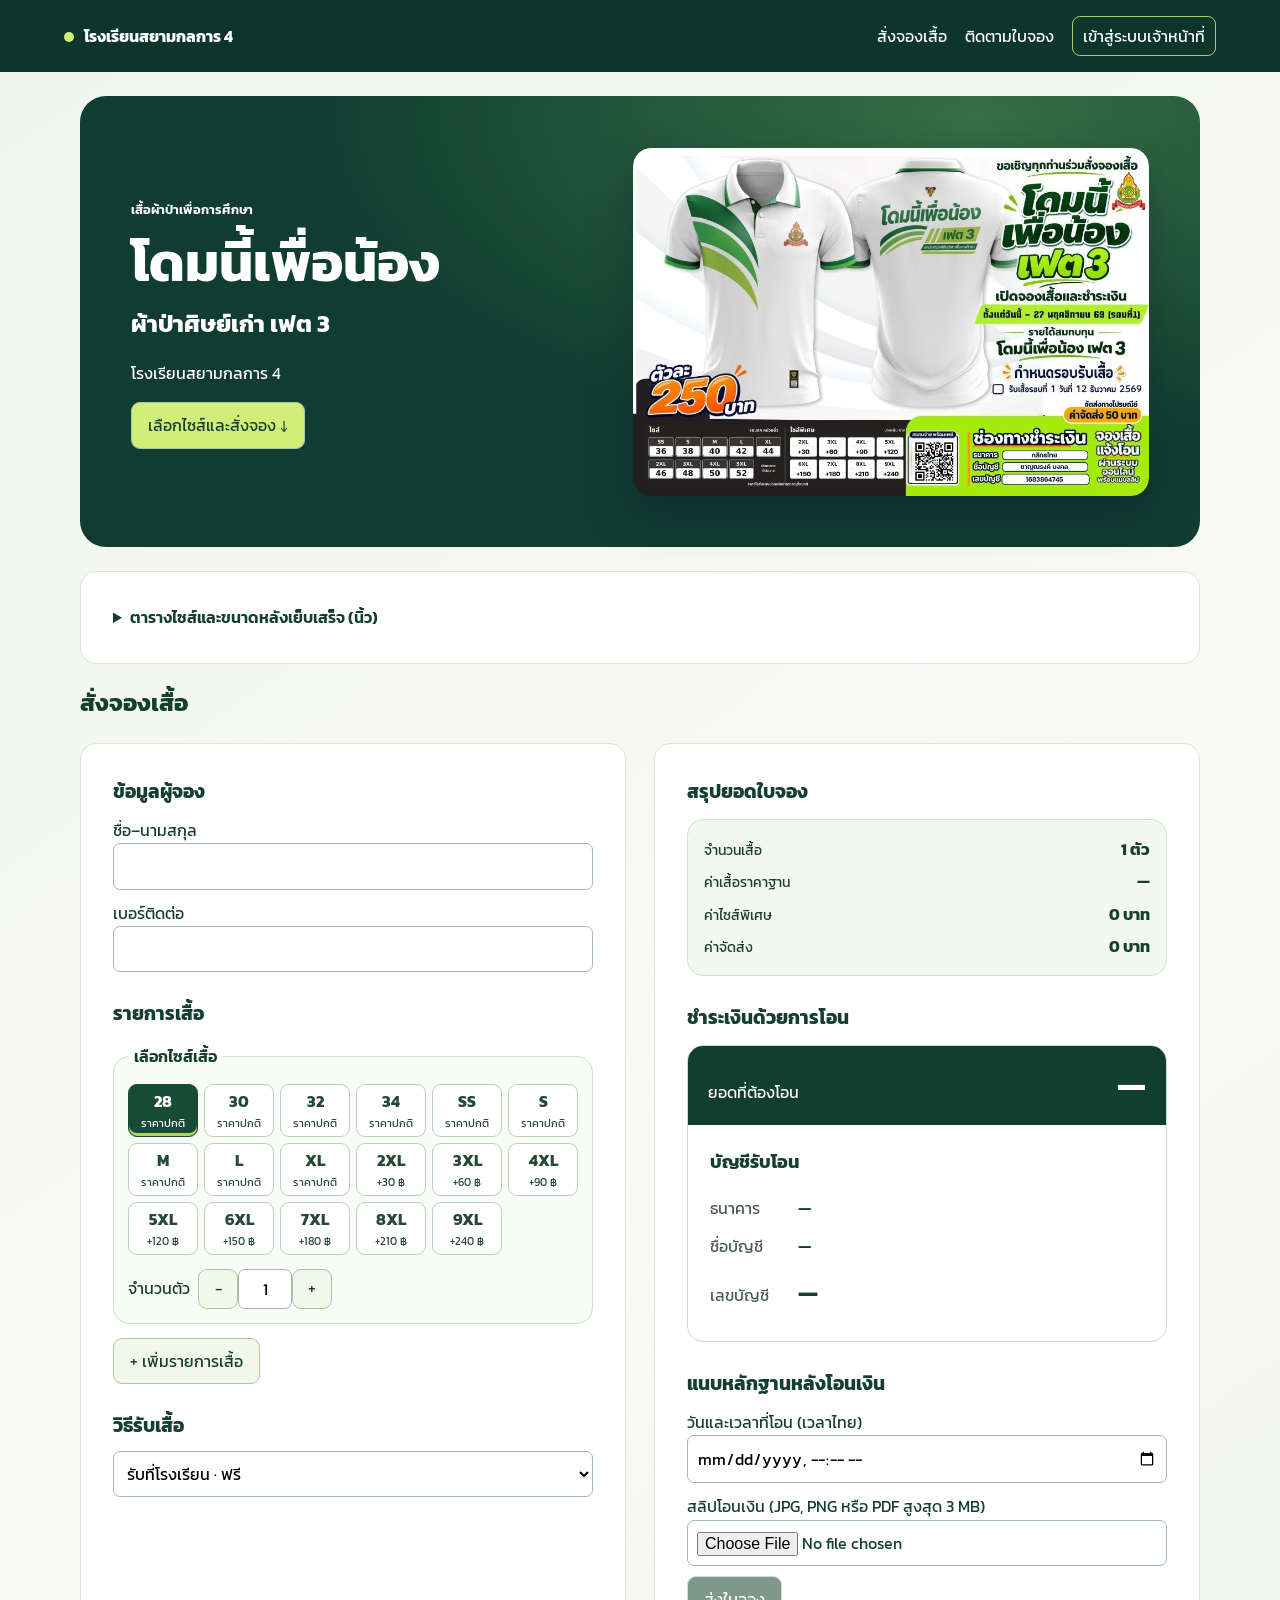
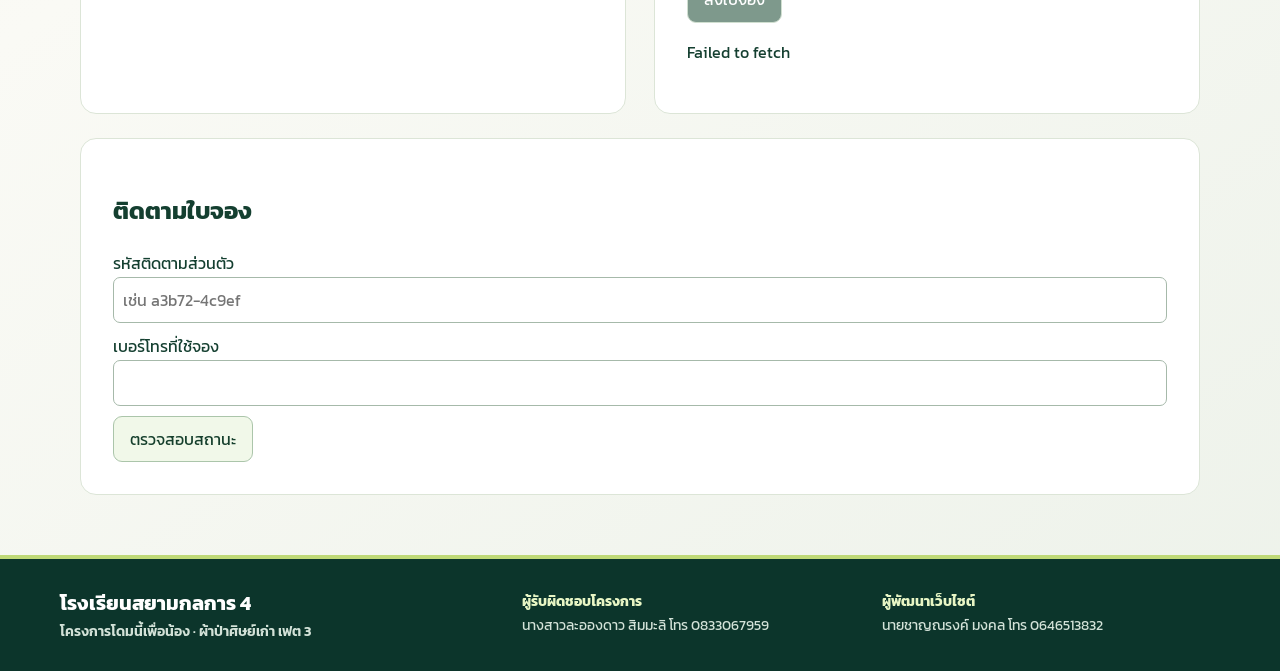
<file: index.html>
<!DOCTYPE html><html lang="th"><meta charset="utf-8"><meta name="viewport" content="width=device-width,initial-scale=1"><title>โดมนี้เพื่อน้อง | โรงเรียนสยามกลการ 4</title><link rel="stylesheet" href="style.css?v=payment2"><body>
<header><strong>โรงเรียนสยามกลการ 4</strong><nav><a href="#order">สั่งจองเสื้อ</a><a href="#track">ติดตามใบจอง</a><a class="staff-link" href="staff.html">เข้าสู่ระบบเจ้าหน้าที่</a></nav></header>
<main><section class="hero"><div><small>เสื้อผ้าป่าเพื่อการศึกษา</small><h1>โดมนี้เพื่อน้อง</h1><h2>ผ้าป่าศิษย์เก่า เฟต 3</h2><p>โรงเรียนสยามกลการ 4</p><a class="btn" href="#order">เลือกไซส์และสั่งจอง ↓</a></div><a class="poster" href="#chart" aria-label="ดูตารางไซส์"><img src="shirt.jpg" alt="ภาพเสื้อด้านหน้าและด้านหลัง พร้อมตารางขนาดเสื้อ"></a></section>
<details id="chart"><summary>ตารางไซส์และขนาดหลังเย็บเสร็จ (นิ้ว)</summary><table><thead><tr><th>ไซส์</th><th>รอบอก</th><th>ความยาว</th><th>เพิ่มจากราคาฐาน (บาท)</th></tr></thead><tbody id="sizes"></tbody></table><small>ขนาดอาจคลาดเคลื่อน ±1 นิ้ว</small></details>
<form id="order"><h2>สั่งจองเสื้อ</h2><div class="grid"><section><h3>ข้อมูลผู้จอง</h3><label>ชื่อ–นามสกุล<input name="customer" required maxlength="120" autocomplete="name"></label><label>เบอร์ติดต่อ<input name="phone" type="tel" required pattern="[0-9]{9,10}" autocomplete="tel"></label>
<h3>รายการเสื้อ</h3><div id="items"></div><button type="button" id="add">+ เพิ่มรายการเสื้อ</button>
<h3>วิธีรับเสื้อ</h3><label><select name="delivery"><option value="pickup">รับที่โรงเรียน · ฟรี</option><option value="mail">ส่งไปรษณีย์ · 50 บาทต่อตัว</option></select></label><label id="addr" hidden>ที่อยู่จัดส่งพร้อมรหัสไปรษณีย์<textarea name="address" maxlength="600"></textarea></label></section>
<section><h3>สรุปยอดใบจอง</h3><div class="price-card" aria-live="polite"><div><span>จำนวนเสื้อ</span><strong id="bill-count"></strong></div><div><span>ค่าเสื้อราคาฐาน</span><strong id="bill-base"></strong></div><div><span>ค่าไซส์พิเศษ</span><strong id="bill-extra"></strong></div><div><span>ค่าจัดส่ง</span><strong id="bill-ship"></strong></div></div>
<h3>ชำระเงินด้วยการโอน</h3>
<div class="transfer-card">
  <div class="transfer-total"><span>ยอดที่ต้องโอน</span><strong id="bill-total" aria-live="polite">—</strong></div>
  <div class="transfer-bank">
    <h4>บัญชีรับโอน</h4>
    <dl>
      <div><dt>ธนาคาร</dt><dd id="pay-bank">—</dd></div>
      <div><dt>ชื่อบัญชี</dt><dd id="pay-holder">—</dd></div>
      <div><dt>เลขบัญชี</dt><dd><strong id="pay-account" dir="ltr">—</strong></dd></div>
    </dl>
    <button type="button" id="copy-account" hidden>คัดลอกเลขบัญชี</button>
    <span class="copy-feedback" id="copy-feedback" role="status"></span>
  </div>
  <div class="transfer-qr" id="pay-qr" hidden>
    <h4>สแกน QR เพื่อชำระเงิน</h4>
    <img id="pay-image" alt="QR Code รับเงินสำหรับจองเสื้อ" hidden>
    <a id="qr-original" target="_blank" rel="noopener" hidden>เปิดรูป QR ขนาดเต็ม ↗</a>
    <p id="qr-error" role="status" hidden>โหลดรูป QR ไม่สำเร็จ กรุณาใช้เลขบัญชีด้านบน</p>
  </div>
</div>
<input type="hidden" name="amount">
<h3>แนบหลักฐานหลังโอนเงิน</h3><label>วันและเวลาที่โอน (เวลาไทย)<input name="paidAt" type="datetime-local" required></label><label>สลิปโอนเงิน (JPG, PNG หรือ PDF สูงสุด 3 MB)<input name="slip" type="file" accept="image/jpeg,image/png,application/pdf" required></label><button class="btn" id="send" disabled>ส่งใบจอง</button><p id="msg" role="status"></p></section></div></form>
<section id="track"><h2>ติดตามใบจอง</h2><form id="lookup"><label>รหัสติดตามส่วนตัว<input name="token" required autocomplete="off" placeholder="เช่น a3b72-4c9ef"></label><label>เบอร์โทรที่ใช้จอง<input name="phone" required type="tel" pattern="[0-9]{9,10}"></label><button>ตรวจสอบสถานะ</button></form><div id="result" role="status" aria-live="polite" aria-atomic="true"></div></section></main><footer class="school-footer"><div class="footer-inner"><div class="footer-brand"><strong>โรงเรียนสยามกลการ 4</strong><small>โครงการโดมนี้เพื่อน้อง · ผ้าป่าศิษย์เก่า เฟต 3</small></div><div class="footer-contact"><b>ผู้รับผิดชอบโครงการ</b><span id="owner"></span></div><div class="footer-contact"><b>ผู้พัฒนาเว็บไซต์</b><span id="developer"></span></div></div></footer><script src="qr.js"></script><script src="interaction.js"></script><script src="config.js"></script><script src="footer.js"></script><script src="shirt-image.js"></script><script src="size-cards.js"></script><script src="app.js?v=payment2"></script></body></html>
</file>
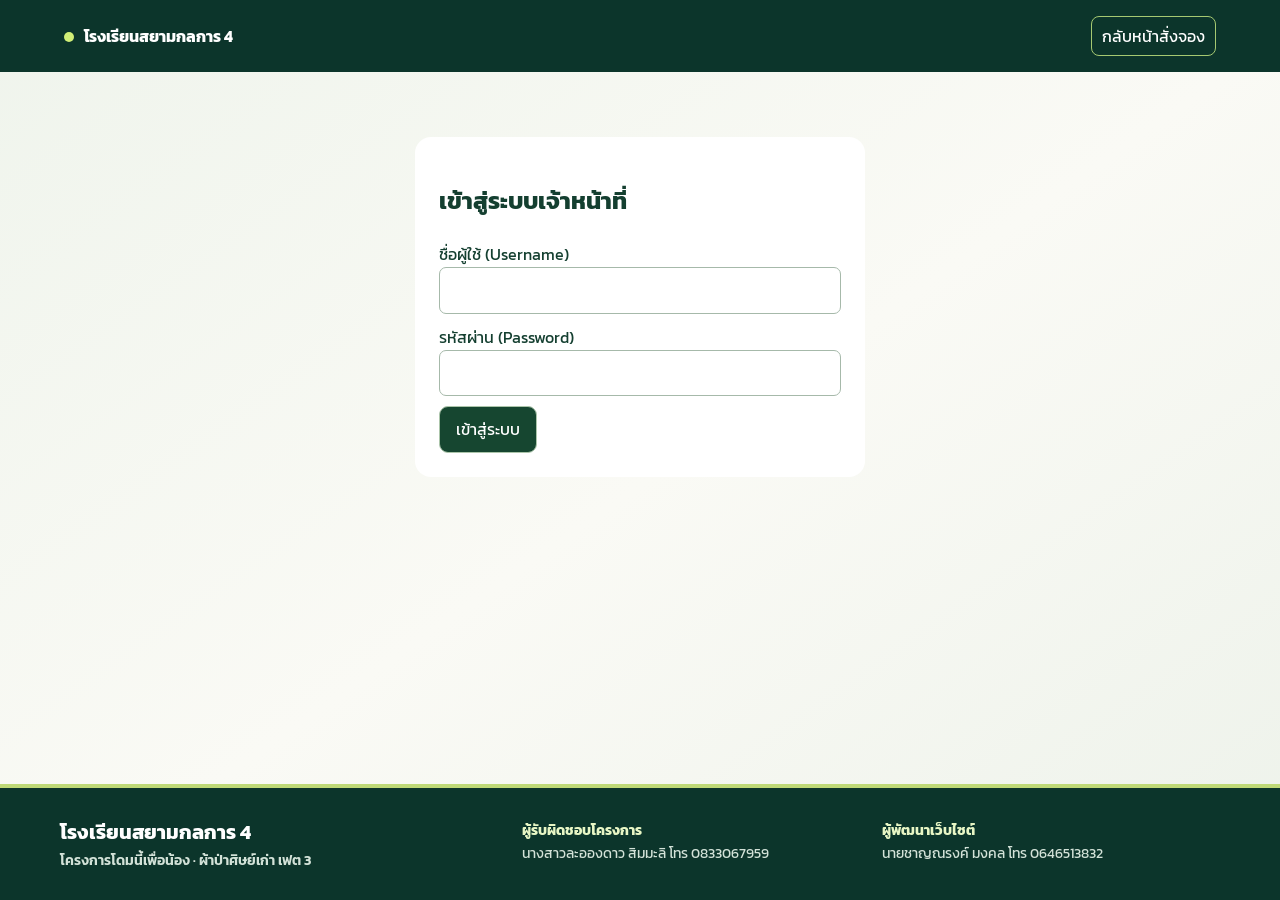
<file: staff.html>
<!doctype html><html lang="th"><meta charset="utf-8"><meta name="viewport" content="width=device-width,initial-scale=1"><title>เจ้าหน้าที่ | โดมนี้เพื่อน้อง</title><style>.workspace #round{grid-column:2;grid-row:3;background:white;border:1px solid #dce6dd;border-radius:18px;padding:clamp(16px,3vw,28px);min-width:0}.workspace #round h2{margin:0}.workspace #round form{background:#f3f7ef;padding:14px;border-radius:12px}.workspace #round form label{max-width:22em}#round-sheet{display:inline-block;margin-top:14px;text-decoration:underline}</style><link rel="stylesheet" href="style.css"><link rel="stylesheet" href="size-report.css"><header><strong>โรงเรียนสยามกลการ 4</strong><a class="staff-link" href="./">กลับหน้าสั่งจอง</a></header><main class="workspace"><section id="signin"><h1>เข้าสู่ระบบเจ้าหน้าที่</h1><form id="login"><label>ชื่อผู้ใช้ (Username)<input name="user" autocomplete="username" required></label><label>รหัสผ่าน (Password)<input name="password" type="password" autocomplete="current-password" required></label><button class="btn">เข้าสู่ระบบ</button></form></section><p id="status" role="status"></p><div id="panel" hidden><button id="logout">ออกจากระบบ</button><h1>ศูนย์จัดการใบจอง</h1><div id="metrics"></div><div class="switch"><button data-page="queue">รายการจอง</button><button data-page="report">ยอดตามไซส์</button><button data-page="round">ตัดยอดรอบที่ 1</button><button data-page="order">รับเงินสด</button></div><section id="queue"><h2>ทะเบียนการจอง</h2><div class="filters"><label>ค้นหาผู้จอง<input id="search" placeholder="ชื่อ เบอร์โทร หรือรหัสใบจอง"></label><label>สถานะ<select id="filter"><option value="">ทุกสถานะ</option><option>รอตรวจสอบ</option><option>ต้องแก้ไข</option><option>ชำระแล้ว</option></select></label><button id="refresh">โหลดรายการใหม่</button></div><div id="bookings"></div></section><section id="report" hidden aria-labelledby="sizes-title">
<h2 id="sizes-title">ยอดเสื้อตามไซส์</h2>
<dl class="size-summary">
  <div><dt>เสื้อทั้งหมด</dt><dd><strong id="size-all">0</strong> ตัว</dd></div>
  <div><dt>ชำระแล้ว</dt><dd><strong id="size-paid">0</strong> ตัว</dd></div>
  <div><dt>รอตรวจ / ต้องแก้ไข</dt><dd><strong id="size-pending">0</strong> ตัว</dd></div>
</dl>
<div class="size-controls"><h3>แยกตามไซส์</h3><label><input id="show-empty-sizes" type="checkbox"> แสดงไซส์ที่ยอดเป็นศูนย์ด้วย</label></div>
<ul id="totals" aria-label="จำนวนเสื้อแต่ละไซส์"></ul>
<p id="sizes-empty" hidden>ยังไม่มียอดจองเสื้อในทุกไซส์</p>
<p><a id="sheet" target="_blank" rel="noopener">เปิด Google Sheets ↗</a></p></section><section id="round" hidden aria-labelledby="round-title">
<h2 id="round-title">ตัดยอดเสื้อรอบที่ 1</h2>
<p>นับเสื้อจากใบจองที่ยืนยันรับเงินภายในวันตัดรอบ รวมเงินสดและยอดโอนที่ตรวจสลิปแล้ว</p>
<form id="round-form" hidden><label>วันสุดท้ายของรอบ (เวลาไทย)<input type="date" id="round-day" required></label><button class="btn">บันทึกวันตัดรอบ</button></form>
<p id="round-state" role="status"></p><button id="round-refresh">โหลดข้อมูลรอบใหม่</button>
<div id="round-figures" hidden><div class="price-card"><div><span>ใบจองเข้ารอบ</span><strong id="round-orders"></strong></div><div><span>เสื้อที่ยังไม่เข้ารอบจากใบจองในช่วงนี้</span><strong id="round-pending"></strong></div><div class="grand-total"><span>ยอดเสื้อส่งผลิต</span><strong id="round-qty"></strong></div></div>
<table><thead><tr><th>ไซส์</th><th>จำนวนส่งผลิต (ตัว)</th></tr></thead><tbody id="round-sizes"></tbody></table>
<a id="round-sheet" hidden target="_blank" rel="noopener">เปิดสรุปรอบที่ 1 และรหัสใบจองใน Google Sheets ↗</a></div></section><form id="order" hidden><h2>บันทึกรับเงินสด</h2><div class="grid"><section><h3>ข้อมูลผู้จอง</h3><label>ชื่อ–นามสกุล<input name="customer" required maxlength="120" autocomplete="name"></label><label>เบอร์ติดต่อ<input name="phone" type="tel" required pattern="[0-9]{9,10}" autocomplete="tel"></label>
<h3>รายการเสื้อ</h3><div id="items"></div><button type="button" id="add">+ เพิ่มรายการเสื้อ</button>
<h3>วิธีรับเสื้อ</h3><label><select name="delivery"><option value="pickup">รับที่โรงเรียน · ฟรี</option><option value="mail">ส่งไปรษณีย์ · 50 บาทต่อตัว</option></select></label><label id="addr" hidden>ที่อยู่จัดส่งพร้อมรหัสไปรษณีย์<textarea name="address" maxlength="600"></textarea></label></section>
<section><h3>สรุปยอดใบจอง</h3><div class="price-card" aria-live="polite"><div><span>จำนวนเสื้อ</span><strong id="bill-count"></strong></div><div><span>ค่าเสื้อราคาฐาน</span><strong id="bill-base"></strong></div><div><span>ค่าไซส์พิเศษ</span><strong id="bill-extra"></strong></div><div><span>ค่าจัดส่ง</span><strong id="bill-ship"></strong></div><div class="grand-total"><span>ยอดรับเงินสด</span><strong id="bill-total"></strong></div></div><label>จำนวนเงินสดที่รับ (บาท)<input readonly name="amount" type="number" min=".01" step=".01" required></label><label>วันและเวลารับเงิน (เวลาไทย)<input name="paidAt" type="datetime-local" required></label><button class="btn" id="send" disabled>บันทึกรับเงินสด</button><p id="msg" role="status"></p></section></div></form>
</div></main><footer class="school-footer"><div class="footer-inner"><div class="footer-brand"><strong>โรงเรียนสยามกลการ 4</strong><small>โครงการโดมนี้เพื่อน้อง · ผ้าป่าศิษย์เก่า เฟต 3</small></div><div class="footer-contact"><b>ผู้รับผิดชอบโครงการ</b><span id="owner"></span></div><div class="footer-contact"><b>ผู้พัฒนาเว็บไซต์</b><span id="developer"></span></div></div></footer><script src="qr.js"></script><script src="interaction.js"></script><script src="config.js"></script><script src="footer.js"></script><script src="size-cards.js"></script><script src="staff.js?v=size-report1"></script></html>
</file>
<file: style.css>
@import url('https://fonts.googleapis.com/css2?family=Kanit:wght@400;500;600;700&display=swap');
*{box-sizing:border-box}body{margin:0;background:#f6f8f1;color:#143f30;font:16px/1.65 Kanit,sans-serif}header{background:#103d2d;color:white;display:flex;justify-content:space-between;padding:16px max(5vw,18px);align-items:center;gap:12px;flex-wrap:wrap}nav{display:flex;gap:18px}nav a{color:white}a{text-decoration:none}main{max-width:1160px;margin:auto;padding:0 20px 60px}.hero,.grid{display:grid;grid-template-columns:1fr 1fr;gap:28px}.hero{align-items:center;padding:50px 0}.hero img{width:100%;display:block;border-radius:18px}.hero h1{font-size:clamp(44px,6vw,84px);line-height:1.2;margin:10px 0}.hero h2,h3{margin:0}small{font-weight:600}.btn,button{font:inherit;cursor:pointer;border:1px solid #abc5aa;background:#f1f8e9;color:#153f2c;border-radius:9px;padding:9px 16px;display:inline-block}.btn{background:#164630;color:white}.btn:disabled{opacity:.55;cursor:default}.grid section,details,#track{background:white;border:1px solid #dce5d7;border-radius:16px;padding:clamp(16px,3vw,32px)}h3:not(:first-child){margin-top:26px}label{display:block;margin:10px 0}input,select,textarea{display:block;width:100%;font:inherit;padding:9px;border:1px solid #a6b9aa;border-radius:7px;background:white}input[type=checkbox]{width:auto;display:inline}summary{cursor:pointer;font-weight:600}table{width:100%;border-collapse:collapse;text-align:center}td,th{padding:5px;border-bottom:1px solid #dde6d9}.item{border-bottom:1px solid #c6d6c4;padding:8px 0 14px;margin-bottom:12px}#bill,#bank,#msg,#result{white-space:pre-line;overflow-wrap:anywhere}#bill{background:#eef7d6;padding:16px}#qr{border:1px dashed #94aa8b;padding:12px;text-align:center}#qr img{max-width:200px;width:100%}#track{margin-top:24px}[hidden]{display:none!important}@media(max-width:720px){.hero,.grid{grid-template-columns:1fr}.hero{padding:26px 0;gap:18px}main{padding-inline:14px}.grid{gap:12px}}
nav{flex-wrap:wrap;align-items:center}.staff-link{color:white;border:1px solid #a6c972;border-radius:8px;padding:6px 10px}.hero .poster{display:block;aspect-ratio:auto;overflow:hidden;border-radius:18px}#signin{max-width:450px;margin:40px auto;padding:24px;background:white;border-radius:16px}#panel{margin-top:24px}
:root{--forest:#0d4738;--lime:#d1ef77}body{background:linear-gradient(145deg,#eff4ec,#fafaf5 52%,#edf2ea)}header,footer{background:#0c352b}header strong:before{content:"";display:inline-block;width:10px;height:10px;margin-right:10px;background:var(--lime);border-radius:50%}.hero{padding:clamp(28px,5vw,74px);margin:24px 0;background:radial-gradient(ellipse at 80% 5%,#386e45,transparent 55%),#103c31;color:#fff;border-radius:26px}.hero .btn{background:var(--lime);color:#163c30}.hero .poster{box-shadow:0 18px 44px #071e2560}.btn,button{transition:transform .18s,box-shadow .18s}button:hover,.btn:hover{transform:translateY(-2px);box-shadow:0 4px 14px #153b2825}footer{color:white;padding:28px max(6vw,22px);display:flex;justify-content:space-between;flex-wrap:wrap;gap:20px}footer span{color:#c7d9cc}#logout{float:right}.switch,.filters{display:flex;align-items:end;gap:10px;flex-wrap:wrap;margin:18px 0}.switch button[aria-pressed=true]{background:var(--forest);color:white}.filters label{margin:0}.booking,#report{margin:12px 0;background:white;border-radius:16px;padding:20px;border:1px solid #d8e2d9}.booking summary{display:flex;justify-content:space-between;align-items:center;gap:10px;flex-wrap:wrap}.badge{font-size:.88rem;background:#eef3d7;padding:4px 12px;border-radius:40px}.booking dl{display:grid;grid-template-columns:minmax(85px,1fr) 2fr;gap:8px;margin:16px 0}.booking dd{margin:0;overflow-wrap:anywhere}.preview img{display:block;width:min(100%,560px);max-height:600px;object-fit:contain}.booking button{margin:5px}.booking textarea{max-width:550px}input:focus,textarea:focus,select:focus{outline:2px solid #578747} @media(prefers-reduced-motion:reduce){*{transition:none!important}}
body{display:flex;flex-direction:column;min-height:100vh}main{width:100%;flex:1}.hero{grid-template-columns:minmax(0,1fr) minmax(0,1.08fr);padding:clamp(24px,4vw,54px);gap:24px}.hero h1{font-size:clamp(28px,4.2vw,58px);line-height:1.18;white-space:nowrap}.hero .poster{align-self:center}
.workspace{max-width:1280px;padding-top:25px}.workspace #panel{display:grid;grid-template-columns:175px minmax(0,1fr);gap:18px 24px}.workspace #panel>h1{grid-column:1/-1;grid-row:1;background:#123d33;color:white;padding:24px;border-radius:20px;margin:0;font-size:clamp(23px,3vw,39px)}#panel>#logout{grid-column:1/-1;grid-row:1;z-index:1;align-self:center;justify-self:end;margin-right:18px;font-size:14px}#metrics{grid-column:2;grid-row:2;display:grid;grid-template-columns:repeat(3,1fr);gap:12px}#metrics button{background:white;text-align:left;border:1px solid #d4e3da;border-top:4px solid #2c7665;padding:16px 18px;border-radius:14px}#metrics button:nth-child(2){border-top-color:#d69a2c}#metrics strong{display:block;font-size:32px;line-height:1.25}.workspace .switch{grid-column:1;grid-row:2/4;background:#e3ece5;border-radius:16px;padding:10px;display:flex;flex-direction:column;align-items:stretch;align-self:start;margin:0}.switch button{text-align:left;border:none;background:transparent}.workspace #queue,.workspace #report,.workspace #order{grid-column:2;grid-row:3;margin:0}.workspace #queue{background:white;border:1px solid #dce6dd;border-radius:20px;padding:clamp(14px,2.5vw,28px)}#queue h2{margin:0}.filters{background:#f5f8f5;border-radius:14px;padding:14px}.filters label:first-child{flex:1;min-width:150px}.empty{display:grid;place-content:center;text-align:center;min-height:160px;border:1px dashed #bbcfc5;border-radius:14px}.empty p{margin:5px}.booking summary:after{content:'⌄';color:#57826a}.booking summary small{color:#557367}
dialog{font:inherit;color:#143c30;border:0;box-shadow:0 24px 90px #001e2850;border-radius:20px}dialog::backdrop{background:#092e255f;backdrop-filter:blur(3px)}.loading[open]{display:flex;align-items:center;gap:15px;padding:24px}.loading i{width:26px;height:26px;border:3px solid #dbebdc;border-top-color:#1a694a;border-radius:50%;animation:spin .8s linear infinite}@keyframes spin{to{transform:rotate(360deg)}}.receipt{width:min(380px,92vw);max-height:94dvh;overflow:auto;text-align:center;padding:22px;border-top:7px solid #335f42}.receipt h2{margin:4px}.ticketCode{font:700 24px/1.6 monospace;letter-spacing:1px;background:#eff6df;margin:10px 0;border-radius:8px}.receipt canvas{display:block;width:min(170px,44vw);height:auto;margin:8px auto;image-rendering:pixelated}.receipt p{font-size:14px;margin:3px 0 12px}
@media(max-width:760px){.hero{grid-template-columns:1fr}.workspace #panel{display:flex;flex-direction:column;gap:12px}.workspace #panel>h1{order:-3}.workspace #panel>#logout{order:6;align-self:end}.workspace .switch{flex-direction:row;width:100%;flex-wrap:wrap}.workspace #metrics{display:grid;gap:5px}#metrics button{padding:10px;font-size:13px}.filters{align-items:stretch}.workspace .grid{grid-template-columns:1fr}}@media(prefers-reduced-motion:reduce){.loading i{animation:none}}
#result{display:grid;gap:9px;white-space:normal}#result:not(:empty){margin-top:18px;border-top:1px solid #dce7de;padding-top:16px}.status-line{border-inline-start:4px solid var(--accent);background:var(--wash);color:var(--ink);padding:12px 16px;border-radius:3px 12px 12px 3px}.status-line small,.status-line strong{display:block}.status-line strong{font-size:clamp(17px,2vw,22px);line-height:1.5;white-space:pre-line;overflow-wrap:anywhere}.status-line small{font-size:13px;font-weight:500}.verified{--accent:#318155;--wash:#e7f5e9;--ink:#164d31}.pending{--accent:#ba8119;--wash:#fff3d9;--ink:#6f4b0b}.correction{--accent:#bf5547;--wash:#fff0eb;--ink:#7c3029}.delivery,.notice{--accent:#719caa;--wash:#edf4f7;--ink:#244e5c}.notice strong{font-size:17px}.school-footer{display:block;padding:0;border-top:4px solid #bfd977}.footer-inner{margin:auto;max-width:1200px;display:grid;grid-template-columns:1.3fr 1fr 1fr;gap:22px;padding:28px 20px}.footer-brand small,.footer-contact span{display:block;font-size:14px;color:#d3e2d8;overflow-wrap:anywhere}.footer-brand strong{font-size:20px}.footer-contact b{font-size:14px;color:#e8f6c5}.footer-brand,.footer-contact{min-width:0}.workspace #metrics strong{font-size:clamp(18px,2.35vw,32px);overflow-wrap:anywhere}
@media(max-width:760px){.footer-inner{grid-template-columns:1fr;gap:0;padding:20px}.footer-brand{padding-bottom:12px}.footer-contact{display:grid;grid-template-columns:minmax(104px,.85fr) 1.2fr;align-items:baseline;gap:10px;padding:10px 0;border-top:1px solid #ffffff29}.workspace #metrics{grid-template-columns:repeat(2,minmax(0,1fr))}.workspace #metrics button:first-child{grid-column:1/-1;display:flex;gap:8px;align-items:center}.workspace #metrics button:first-child strong{margin-left:auto}}

.price-card{display:grid;gap:6px;background:#f4f7ef;border:1px solid #d1e0d3;border-radius:16px;padding:16px;margin:12px 0 18px}.price-card>div{display:flex;justify-content:space-between;align-items:baseline;gap:12px}.price-card span{font-size:14px}.price-card strong{text-align:right;font-variant-numeric:tabular-nums}.price-card .grand-total{color:white;background:#134331;padding:14px;border-radius:10px;margin-top:5px;flex-wrap:wrap}.grand-total strong{font-size:clamp(20px,3vw,28px)}input[readonly]{background:#eff5ee;color:#225039;font-weight:600}
#metrics button small{display:block}
.size-item{min-width:0;margin:14px 0;padding:14px;border:1px solid #cfdfd0;border-radius:16px;background:#f8fbf6}.size-item legend{padding:0 6px;font-weight:600}.size-options{display:grid;grid-template-columns:repeat(auto-fit,minmax(64px,1fr));gap:6px}.size-choice{position:relative;margin:0;cursor:pointer}.size-choice input{position:absolute;inline-size:1px;block-size:1px;padding:0;opacity:0}.size-choice span{display:grid;place-items:center;min-height:53px;padding:3px;background:white;border:1px solid #bbcfbd;border-radius:9px;color:#244a36}.size-choice small{font-size:11px;font-weight:400}.size-choice input:checked+span{background:#174b37;color:white;border-color:#174b37;box-shadow:inset 0 -3px #acd765}.size-choice input:focus-visible+span{outline:3px solid #ba8515;outline-offset:2px}.quantity-bar{display:flex;align-items:center;gap:8px;flex-wrap:wrap;margin-top:14px}.quantity-bar label{margin:0}.stepper{display:flex;align-items:center}.stepper button{width:40px;height:40px;padding:0}.stepper input{width:54px;text-align:center;height:40px;padding:2px;appearance:textfield}.stepper input::-webkit-inner-spin-button{appearance:none}.remove-size{margin-left:auto;font-size:13px}.remove-size:disabled{display:none}.hero .poster.custom-shirt{aspect-ratio:auto;background:white}.poster.custom-shirt img{object-fit:contain;max-height:430px}

.transfer-card {
  margin: 12px 0 24px;
  border: 1px solid #cbdccf;
  border-radius: 16px;
  overflow: hidden;
  background: white;
}
.transfer-total {
  display: flex;
  flex-wrap: wrap;
  justify-content: space-between;
  align-items: baseline;
  gap: 4px 16px;
  background: #123e30;
  color: white;
  padding: 16px 20px;
}
.transfer-total strong { font-size: clamp(26px, 4vw, 36px); line-height: 1.3; }
.transfer-bank, .transfer-qr { padding: clamp(14px, 3vw, 22px); }
.transfer-card h4 { font-size: 18px; margin: 0 0 12px; }
.transfer-bank dl { margin: 0; }
.transfer-bank dl > div { padding: 6px 0; display: grid; grid-template-columns: 5em minmax(0, 1fr); align-items: baseline; gap: 8px; }
.transfer-bank dt { color: #465b51; }
.transfer-bank dd { margin: 0; font-weight: 500; overflow-wrap: anywhere; }
#pay-account { font-size: clamp(19px, 3vw, 25px); font-variant-numeric: tabular-nums; user-select: all; }
#copy-account { margin-top: 9px; }
.copy-feedback { display: block; color: #28543b; font-size: 14px; }
.copy-feedback:not(:empty) { padding-top: 6px; }
.transfer-qr { text-align: center; background: #f4f8f3; border-top: 1px solid #d6e2d6; }
.transfer-qr img { display: block; width: min(100%, 300px); height: auto; margin: 0 auto; }
.transfer-qr a { display: inline-block; padding: 10px 6px; color: #164d3a; text-decoration: underline; text-underline-offset: 3px; }
</file>
<file: size-report.css>
.workspace #report { min-width: 0; }
#report h2, #report h3, #report h4, #report dd { margin: 0; }
.size-summary { display: grid; grid-template-columns: repeat(3, 1fr); gap: 8px; margin: 16px 0 24px; }
.size-summary > div { background: #174b38; color: white; padding: 12px 14px; border-radius: 12px; }
.size-summary > div:nth-child(2) { background: #e7f2e8; color: #174b38; }
.size-summary > div:nth-child(3) { background: #fff2db; color: #774912; }
.size-summary dt { font-size: .9rem; }
.size-summary strong { font-size: clamp(1.6rem, 3vw, 2.3rem); line-height: 1.3; font-variant-numeric: tabular-nums; }
.size-controls { display: flex; flex-wrap: wrap; justify-content: space-between; align-items: center; gap: 8px; }
.size-controls label { display: flex; align-items: center; gap: 8px; cursor: pointer; font-size: .9rem; }
.size-controls input { width: 18px; height: 18px; margin: 0; accent-color: #174b38; }
#totals { list-style: none; padding: 0; margin: 10px 0 18px; display: grid; gap: 10px; grid-template-columns: repeat(auto-fill, minmax(min(100%, 204px), 1fr)); }
#totals li { border: 1px solid #c5d8cb; border-radius: 12px; padding: 12px 14px; background: white; }
.size-heading { display: flex; gap: 8px; justify-content: space-between; align-items: baseline; padding-bottom: 8px; border-bottom: 1px solid #dce7de; }
.size-heading h4 { font-size: 1.18rem; }
.size-heading strong { color: #15422e; font-size: 1.08rem; }
#totals dl { margin: 8px 0 0; font-size: .92rem; }
#totals dl div { display: flex; justify-content: space-between; align-items: baseline; gap: 8px; }
#totals dd { font-weight: 600; font-variant-numeric: tabular-nums; }
#totals .zero-size { background: #f7f9f6; border-color: #e1e6df; }
@media (max-width: 520px) {
 .size-summary { grid-template-columns: repeat(2, minmax(0, 1fr)); }
 .size-summary > div:first-child { grid-column: 1/-1; display: flex; justify-content: space-between; align-items: center; }
}
</file>
